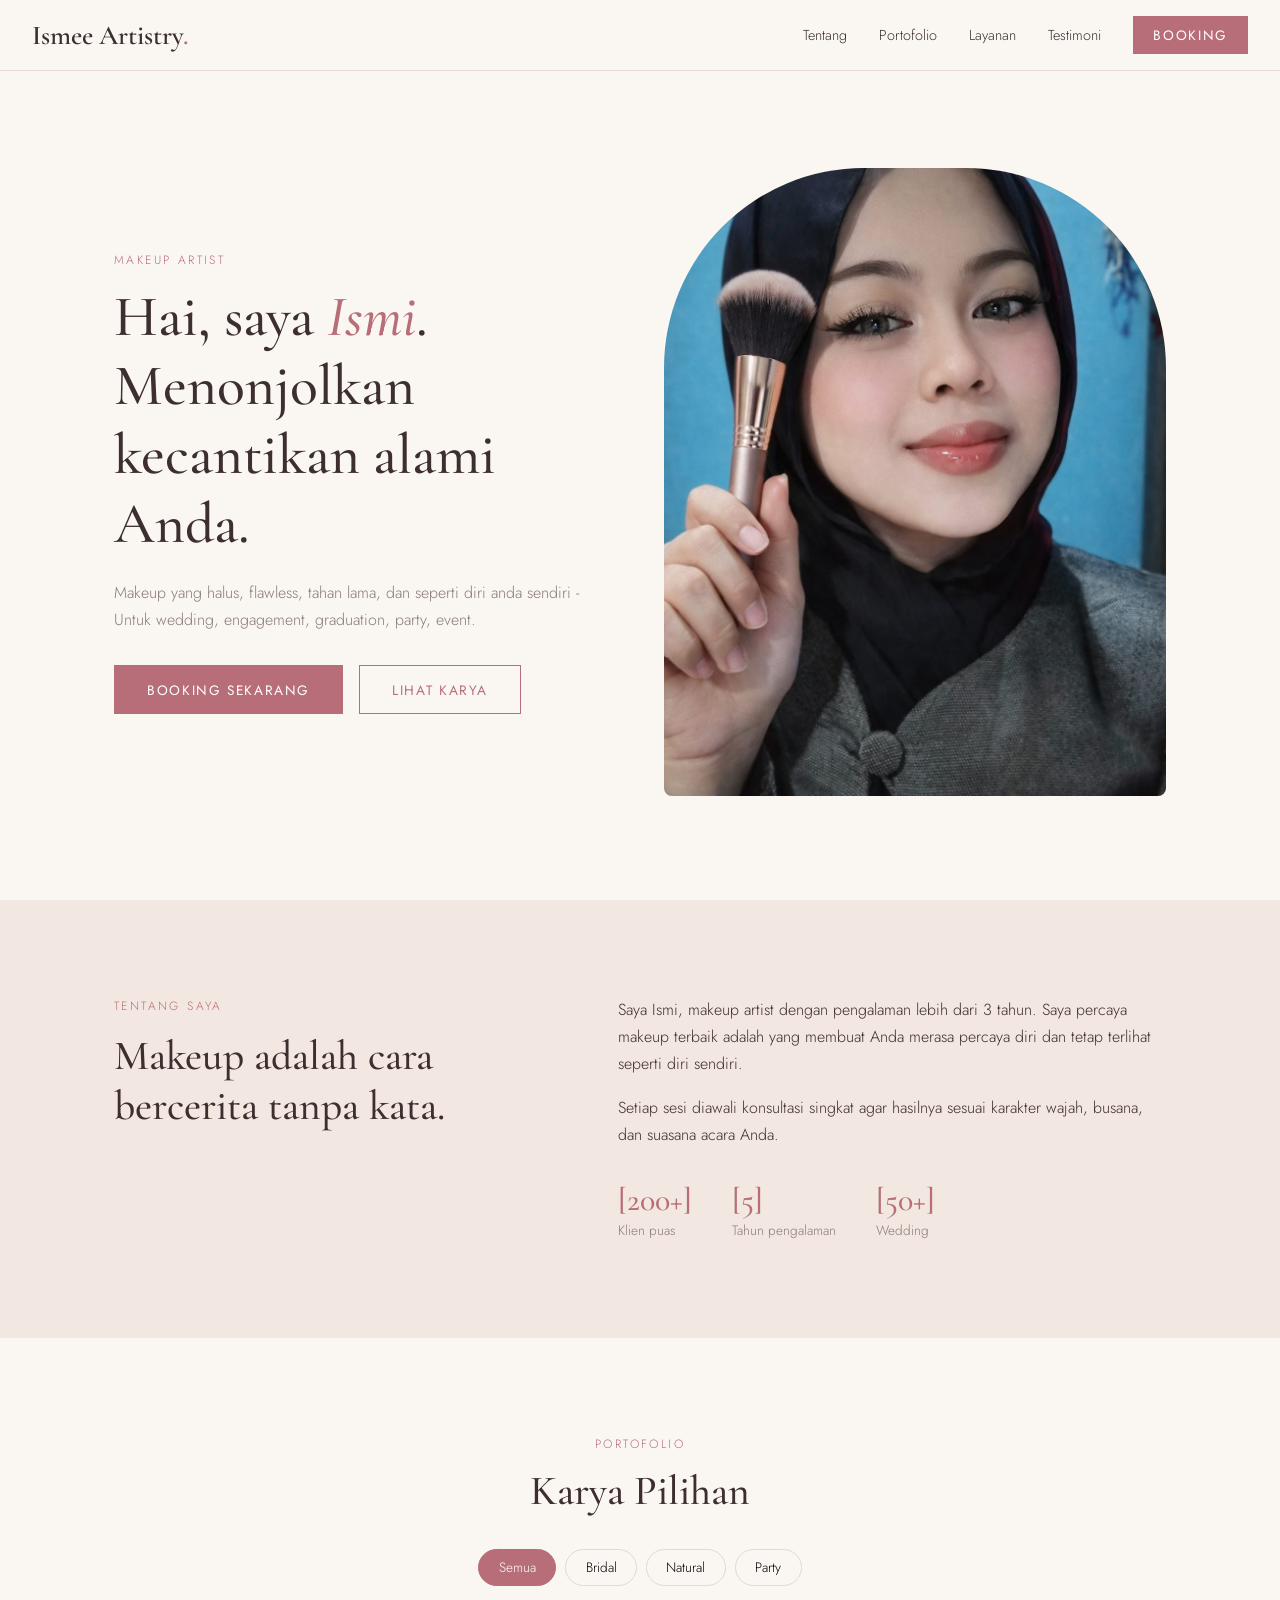
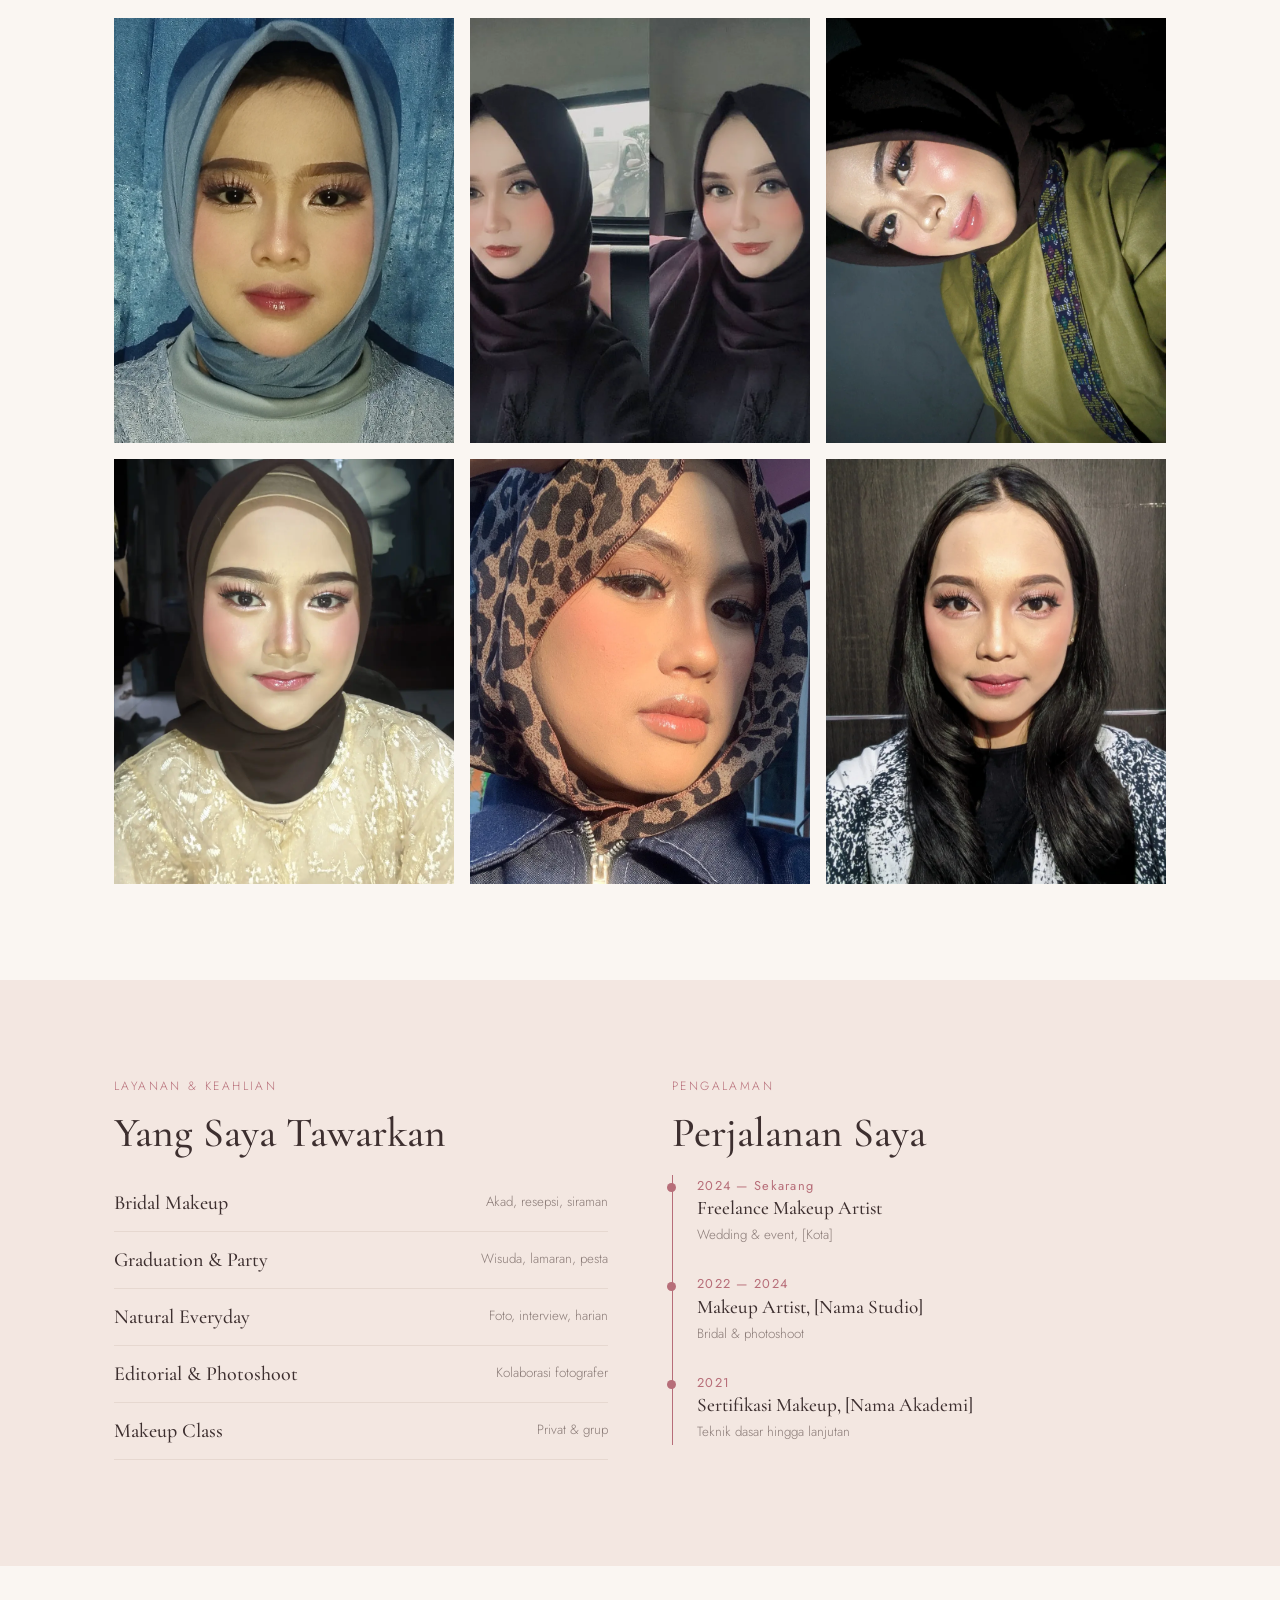
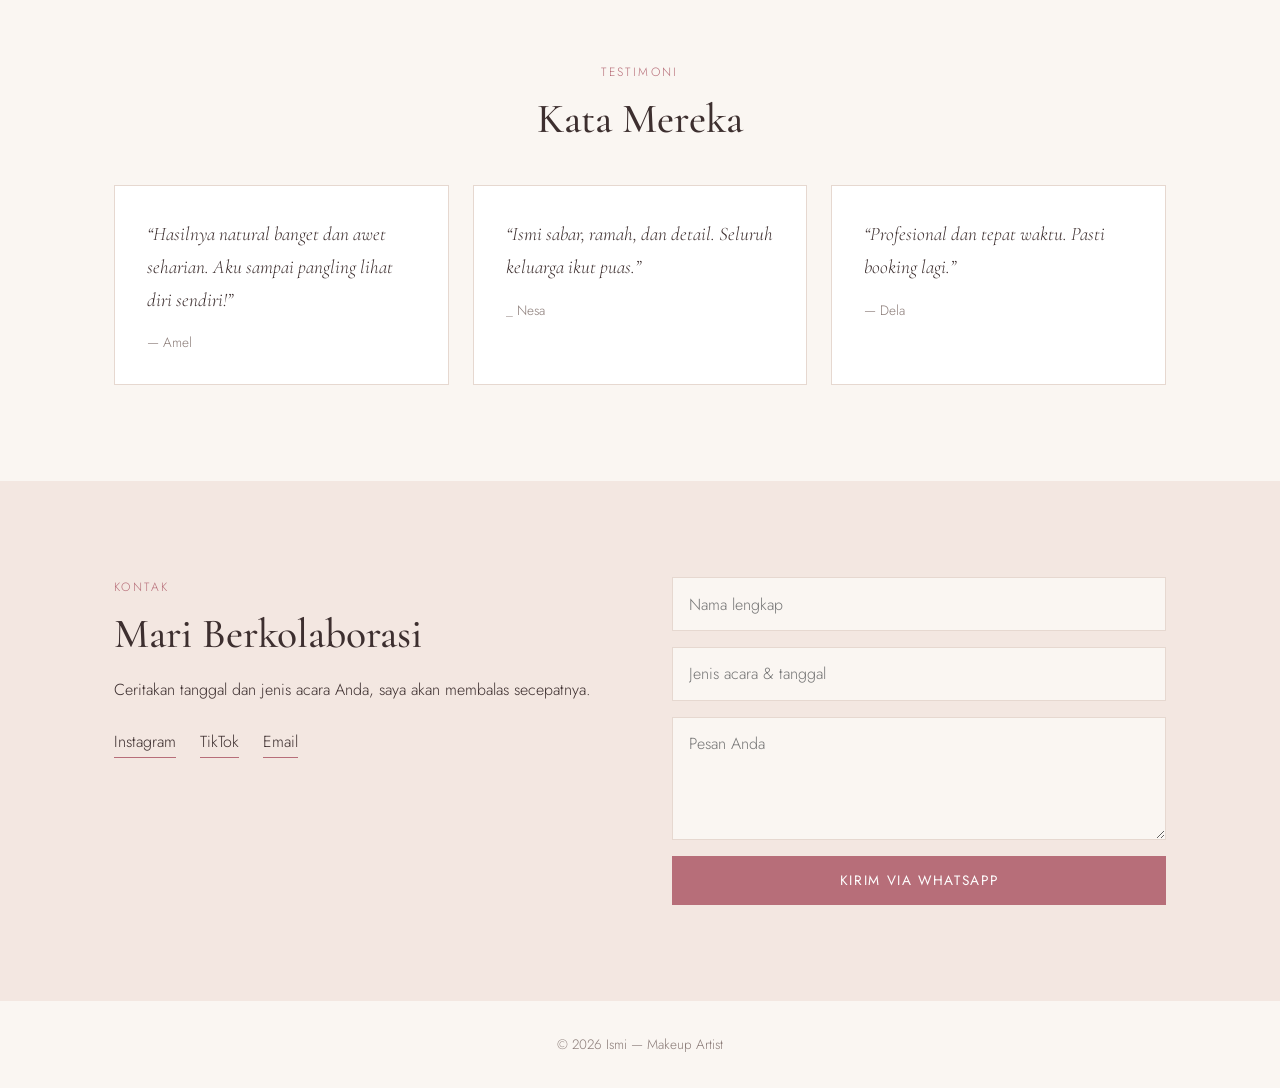
<file: index.html>
<!DOCTYPE html>
<html lang="id">
<head>
  <meta charset="UTF-8">
  <meta name="viewport" content="width=device-width, initial-scale=1">
<title>Ismee Artistry | Makeup Artist</title>
  <meta name="description" content="Portofolio Ismi, Makeup Artist untuk wedding, wisuda, dan editorial.">
  <link rel="preconnect" href="https://fonts.googleapis.com">
  <link rel="preconnect" href="https://fonts.gstatic.com" crossorigin>
  <link href="https://fonts.googleapis.com/css2?family=Cormorant+Garamond:ital,wght@0,500;0,600;1,500&family=Jost:wght@300;400;500&display=swap" rel="stylesheet">
  <link rel="stylesheet" href="style.css">
</head>
<body>

<!-- NAVBAR -->
<header class="nav">
  <a href="#home" class="logo">Ismee Artistry<span>.</span></a>
  <button class="burger" aria-label="Menu" aria-expanded="false"><span></span><span></span></button>
  <nav class="menu">
    <a href="#tentang">Tentang</a>
    <a href="#portofolio">Portofolio</a>
    <a href="#layanan">Layanan</a>
    <a href="#testimoni">Testimoni</a>
    <a href="#kontak" class="btn btn-sm">Booking</a>
  </nav>
</header>

<!-- HERO -->
<section id="home" class="hero">
  <div class="hero-text reveal">
    <p class="eyebrow">Makeup Artist</p>
    <h1>Hai, saya <em>Ismi</em>.<br>Menonjolkan kecantikan alami Anda.</h1>
    <p class="lead">Makeup yang halus, flawless, tahan lama, dan seperti diri anda sendiri - Untuk wedding, engagement, graduation, party, event.</p>
    <div class="cta">
      <a href="#kontak" class="btn">Booking Sekarang</a>
      <a href="#portofolio" class="btn btn-ghost">Lihat Karya</a>
    </div>
  </div>
  <div class="hero-img reveal">
    <img src="images/pp.jpg" alt="Foto Ismi, Makeup Artist">
  </div>
</section>

<!-- TENTANG -->
<section id="tentang" class="section alt">
  <div class="container about">
    <div class="reveal">
      <p class="eyebrow">Tentang Saya</p>
      <h2>Makeup adalah cara bercerita tanpa kata.</h2>
    </div>
    <div class="reveal">
      <p>Saya Ismi, makeup artist dengan pengalaman lebih dari 3 tahun. Saya percaya makeup terbaik adalah yang membuat Anda merasa percaya diri dan tetap terlihat seperti diri sendiri.</p>
      <p>Setiap sesi diawali konsultasi singkat agar hasilnya sesuai karakter wajah, busana, dan suasana acara Anda.</p>
      <ul class="stats">
        <li><strong>[200+]</strong> Klien puas</li>
        <li><strong>[5]</strong> Tahun pengalaman</li>
        <li><strong>[50+]</strong> Wedding</li>
      </ul>
    </div>
  </div>
</section>

<!-- PORTOFOLIO -->
<section id="portofolio" class="section">
  <div class="container">
    <div class="center reveal">
      <p class="eyebrow">Portofolio</p>
      <h2>Karya Pilihan</h2>
    </div>
    <div class="filters reveal">
      <button class="chip active" data-filter="all">Semua</button>
      <button class="chip" data-filter="bridal">Bridal</button>
      <button class="chip" data-filter="natural">Natural</button>
      <button class="chip" data-filter="party">Party</button>
    </div>
    <div class="gallery">
      <figure data-cat="bridal"><img src="images/contoh1.webp" alt="Makeup pengantin" loading="lazy"></figure>
      <figure data-cat="natural"><img src="images/2.webp" alt="Makeup natural" loading="lazy"></figure>
      <figure data-cat="party"><img src="images/3.webp" alt="Makeup pesta" loading="lazy"></figure>
      <figure data-cat="bridal"><img src="images/9.webp" alt="Makeup akad" loading="lazy"></figure>
      <figure data-cat="natural"><img src="images/5.webp" alt="Makeup wisuda" loading="lazy"></figure>
      <figure data-cat="party"><img src="images/7.webp" alt="Makeup editorial" loading="lazy"></figure>
    </div>
  </div>
</section>

<!-- LAYANAN & PENGALAMAN -->
<section id="layanan" class="section alt">
  <div class="container two-col">
    <div class="reveal">
      <p class="eyebrow">Layanan & Keahlian</p>
      <h2>Yang Saya Tawarkan</h2>
      <ul class="skills">
        <li><span>Bridal Makeup</span><small>Akad, resepsi, siraman</small></li>
        <li><span>Graduation & Party</span><small>Wisuda, lamaran, pesta</small></li>
        <li><span>Natural Everyday</span><small>Foto, interview, harian</small></li>
        <li><span>Editorial & Photoshoot</span><small>Kolaborasi fotografer</small></li>
        <li><span>Makeup Class</span><small>Privat & grup</small></li>
      </ul>
    </div>
    <div class="reveal">
      <p class="eyebrow">Pengalaman</p>
      <h2>Perjalanan Saya</h2>
      <div class="timeline">
        <div><b>2024 — Sekarang</b><span>Freelance Makeup Artist</span><small>Wedding & event, [Kota]</small></div>
        <div><b>2022 — 2024</b><span>Makeup Artist, [Nama Studio]</span><small>Bridal & photoshoot</small></div>
        <div><b>2021</b><span>Sertifikasi Makeup, [Nama Akademi]</span><small>Teknik dasar hingga lanjutan</small></div>
      </div>
    </div>
  </div>
</section>

<!-- TESTIMONI -->
<section id="testimoni" class="section">
  <div class="container">
    <div class="center reveal">
      <p class="eyebrow">Testimoni</p>
      <h2>Kata Mereka</h2>
    </div>
    <div class="cards">
      <blockquote class="reveal">“Hasilnya natural banget dan awet seharian. Aku sampai pangling lihat diri sendiri!”<cite>— Amel</cite></blockquote>
      <blockquote class="reveal">“Ismi sabar, ramah, dan detail. Seluruh keluarga ikut puas.”<cite>_ Nesa</cite></blockquote>
      <blockquote class="reveal">“Profesional dan tepat waktu. Pasti booking lagi.”<cite>— Dela</cite></blockquote>
    </div>
  </div>
</section>

<!-- KONTAK -->
<section id="kontak" class="section alt">
  <div class="container two-col">
    <div class="reveal">
      <p class="eyebrow">Kontak</p>
      <h2>Mari Berkolaborasi</h2>
      <p>Ceritakan tanggal dan jenis acara Anda, saya akan membalas secepatnya.</p>
      <p class="social">
        <a href="https://instagram.com/ismee.artistry" target="_blank" rel="noopener">Instagram</a>
        <a href="https://tiktok.com/@USERNAME" target="_blank" rel="noopener">TikTok</a>
        <a href="mailto:email@contoh.com">Email</a>
      </p>
    </div>
    <form id="contactForm" class="form reveal">
      <input type="text" id="nama" placeholder="Nama lengkap" required>
      <input type="text" id="acara" placeholder="Jenis acara & tanggal" required>
      <textarea id="pesan" rows="4" placeholder="Pesan Anda" required></textarea>
      <button type="submit" class="btn">Kirim via WhatsApp</button>
    </form>
  </div>
</section>

<footer class="footer">© <span id="year"></span> Ismi — Makeup Artist</footer>

<!-- LIGHTBOX -->
<div class="lightbox" id="lightbox"><img alt=""></div>

<script src="script.js"></script>
</body>
</html>
</file>
<file: style.css>
:root{
  --ivory:#FAF6F2; --blush:#F3E7E1; --rose:#B76E79; --rose-dark:#9A5560;
  --text:#3D2F2F; --muted:#8A7B77; --line:#E6D8D0;
  --serif:'Cormorant Garamond',serif; --sans:'Jost',sans-serif;
}
*{margin:0;padding:0;box-sizing:border-box}
html{scroll-behavior:smooth;scroll-padding-top:70px}
body{font-family:var(--sans);font-weight:300;background:var(--ivory);color:var(--text);line-height:1.7}
img{max-width:100%;display:block}
a{color:inherit;text-decoration:none}
h1,h2{font-family:var(--serif);font-weight:500;line-height:1.2}
h1{font-size:clamp(2.2rem,5vw,3.6rem)} h1 em,h2 em{color:var(--rose);font-style:italic}
h2{font-size:clamp(1.8rem,3.5vw,2.6rem);margin-bottom:1rem}
.eyebrow{text-transform:uppercase;letter-spacing:.2em;font-size:.75rem;color:var(--rose);margin-bottom:.8rem}
.container{max-width:1100px;margin:auto;padding:0 1.5rem}
.section{padding:6rem 0}.alt{background:var(--blush)}.center{text-align:center}

/* Tombol */
.btn{display:inline-block;background:var(--rose);color:#fff;padding:.85rem 2rem;border:1px solid var(--rose);
  font:400 .85rem var(--sans);letter-spacing:.12em;text-transform:uppercase;cursor:pointer;transition:.3s}
.btn:hover{background:var(--rose-dark);border-color:var(--rose-dark)}
.btn-ghost{background:transparent;color:var(--rose)}.btn-ghost:hover{color:#fff}
.btn-sm{padding:.5rem 1.2rem}

/* Navbar */
.nav{position:fixed;top:0;width:100%;z-index:50;display:flex;justify-content:space-between;align-items:center;
  padding:1rem 2rem;background:rgba(250,246,242,.92);backdrop-filter:blur(8px);border-bottom:1px solid var(--line)}
.logo{font:600 1.7rem var(--serif)}.logo span{color:var(--rose)}
.menu{display:flex;gap:2rem;align-items:center;font-size:.9rem}
.menu a:not(.btn):hover{color:var(--rose)}
.burger{display:none;background:none;border:0;cursor:pointer;padding:.5rem}
.burger span{display:block;width:24px;height:1.5px;background:var(--text);margin:6px 0;transition:.3s}

/* Hero */
.hero{min-height:100vh;display:grid;grid-template-columns:1fr 1fr;align-items:center;gap:3rem;
  max-width:1100px;margin:auto;padding:7rem 1.5rem 3rem}
.lead{color:var(--muted);margin:1.2rem 0 2rem;max-width:34rem}
.cta{display:flex;gap:1rem;flex-wrap:wrap}
.hero-img img{width:100%;aspect-ratio:4/5;object-fit:cover;border-radius:200px 200px 8px 8px;background:var(--blush)}

/* About */
.about{display:grid;grid-template-columns:1fr 1.2fr;gap:3rem;align-items:start}
.about p{margin-bottom:1rem}
.stats{display:flex;gap:2.5rem;list-style:none;margin-top:2rem}
.stats strong{display:block;font:500 2rem var(--serif);color:var(--rose)}
.stats li{font-size:.85rem;color:var(--muted)}

/* Galeri */
.filters{display:flex;gap:.6rem;justify-content:center;flex-wrap:wrap;margin:2rem 0}
.chip{background:none;border:1px solid var(--line);padding:.45rem 1.2rem;border-radius:30px;
  font:300 .85rem var(--sans);cursor:pointer;transition:.3s}
.chip.active,.chip:hover{background:var(--rose);border-color:var(--rose);color:#fff}
.gallery{display:grid;grid-template-columns:repeat(3,1fr);gap:1rem}
.gallery figure{overflow:hidden;aspect-ratio:4/5;background:var(--blush);cursor:zoom-in}
.gallery img{width:100%;height:100%;object-fit:cover;transition:transform .6s}
.gallery figure:hover img{transform:scale(1.06)}
.gallery figure.hide{display:none}

/* Layanan & timeline */
.two-col{display:grid;grid-template-columns:1fr 1fr;gap:4rem}
.skills{list-style:none}
.skills li{padding:1rem 0;border-bottom:1px solid var(--line);display:flex;justify-content:space-between;gap:1rem}
.skills span{font:500 1.25rem var(--serif)}.skills small,.timeline small{color:var(--muted)}
.timeline{border-left:1px solid var(--rose);padding-left:1.5rem}
.timeline div{margin-bottom:1.6rem;position:relative}
.timeline div::before{content:"";position:absolute;left:-1.9rem;top:.55rem;width:9px;height:9px;border-radius:50%;background:var(--rose)}
.timeline b{display:block;font-weight:400;font-size:.8rem;color:var(--rose);letter-spacing:.1em}
.timeline span{display:block;font:500 1.2rem var(--serif)}

/* Testimoni */
.cards{display:grid;grid-template-columns:repeat(3,1fr);gap:1.5rem;margin-top:2.5rem}
blockquote{background:#fff;padding:2rem;border:1px solid var(--line);font-family:var(--serif);font-size:1.2rem;font-style:italic}
cite{display:block;margin-top:1rem;font:300 .85rem var(--sans);color:var(--muted);font-style:normal}

/* Kontak */
.social{display:flex;gap:1.5rem;margin-top:1.5rem}
.social a{border-bottom:1px solid var(--rose);padding-bottom:2px}.social a:hover{color:var(--rose)}
.form{display:flex;flex-direction:column;gap:1rem}
.form input,.form textarea{padding:.9rem 1rem;border:1px solid var(--line);background:var(--ivory);font:300 1rem var(--sans);color:var(--text)}
.form input:focus,.form textarea:focus{outline:none;border-color:var(--rose)}
.footer{text-align:center;padding:2rem;font-size:.85rem;color:var(--muted)}

/* Lightbox & animasi */
.lightbox{position:fixed;inset:0;background:rgba(61,47,47,.9);display:none;place-items:center;z-index:100;cursor:zoom-out;padding:1.5rem}
.lightbox.open{display:grid}.lightbox img{max-height:90vh;object-fit:contain}
.reveal{opacity:0;transform:translateY(24px);transition:.8s ease}.reveal.show{opacity:1;transform:none}

/* Responsif */
@media(max-width:860px){
  .burger{display:block}
  .menu{position:absolute;top:100%;left:0;right:0;background:var(--ivory);flex-direction:column;padding:1.5rem;
    gap:1.2rem;border-bottom:1px solid var(--line);display:none}
  .menu.open{display:flex}
  .hero,.about,.two-col{grid-template-columns:1fr}
  .hero{padding-top:6rem;text-align:center}.cta{justify-content:center}.lead{margin-inline:auto}
  .hero-img{order:-1;max-width:320px;margin:auto}
  .gallery,.cards{grid-template-columns:repeat(2,1fr)}
  .cards{grid-template-columns:1fr}.section{padding:4rem 0}
}
@media(max-width:480px){.gallery{grid-template-columns:1fr 1fr;gap:.5rem}.stats{gap:1.5rem}}
</file>
